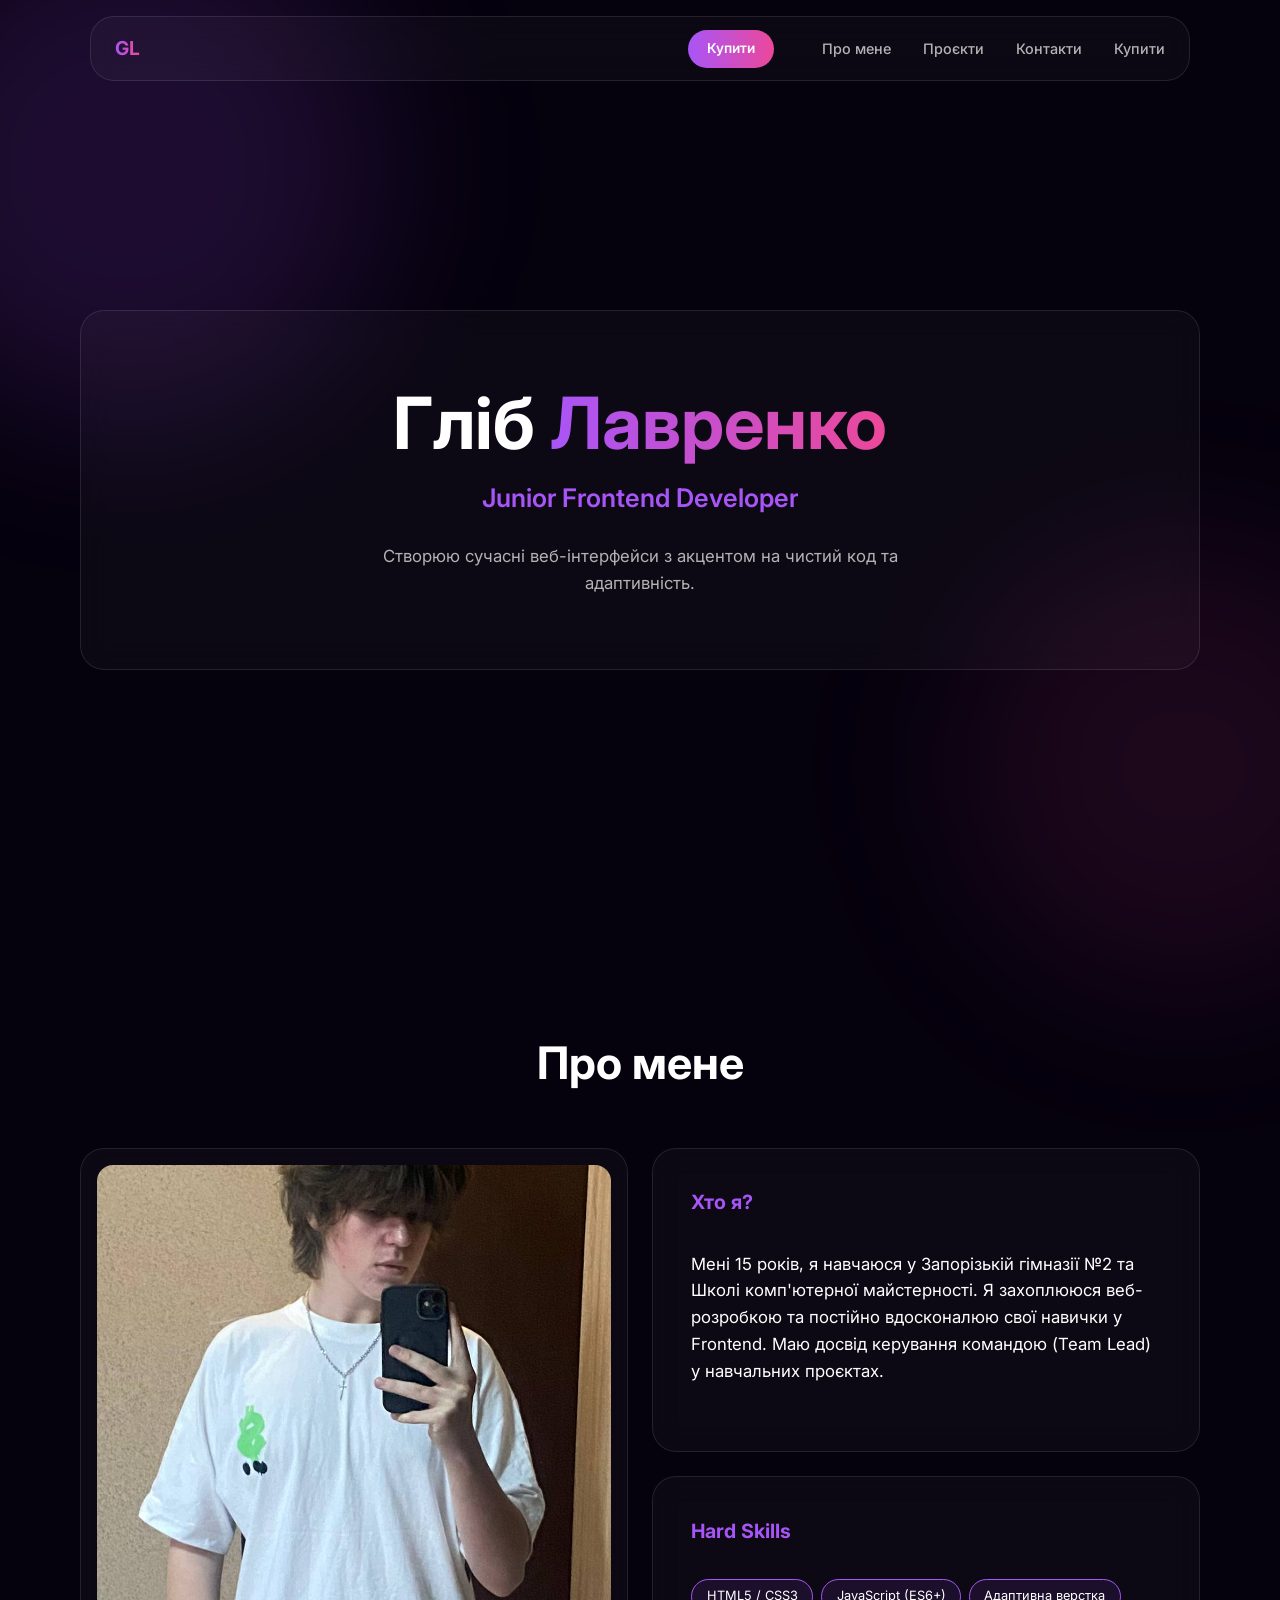
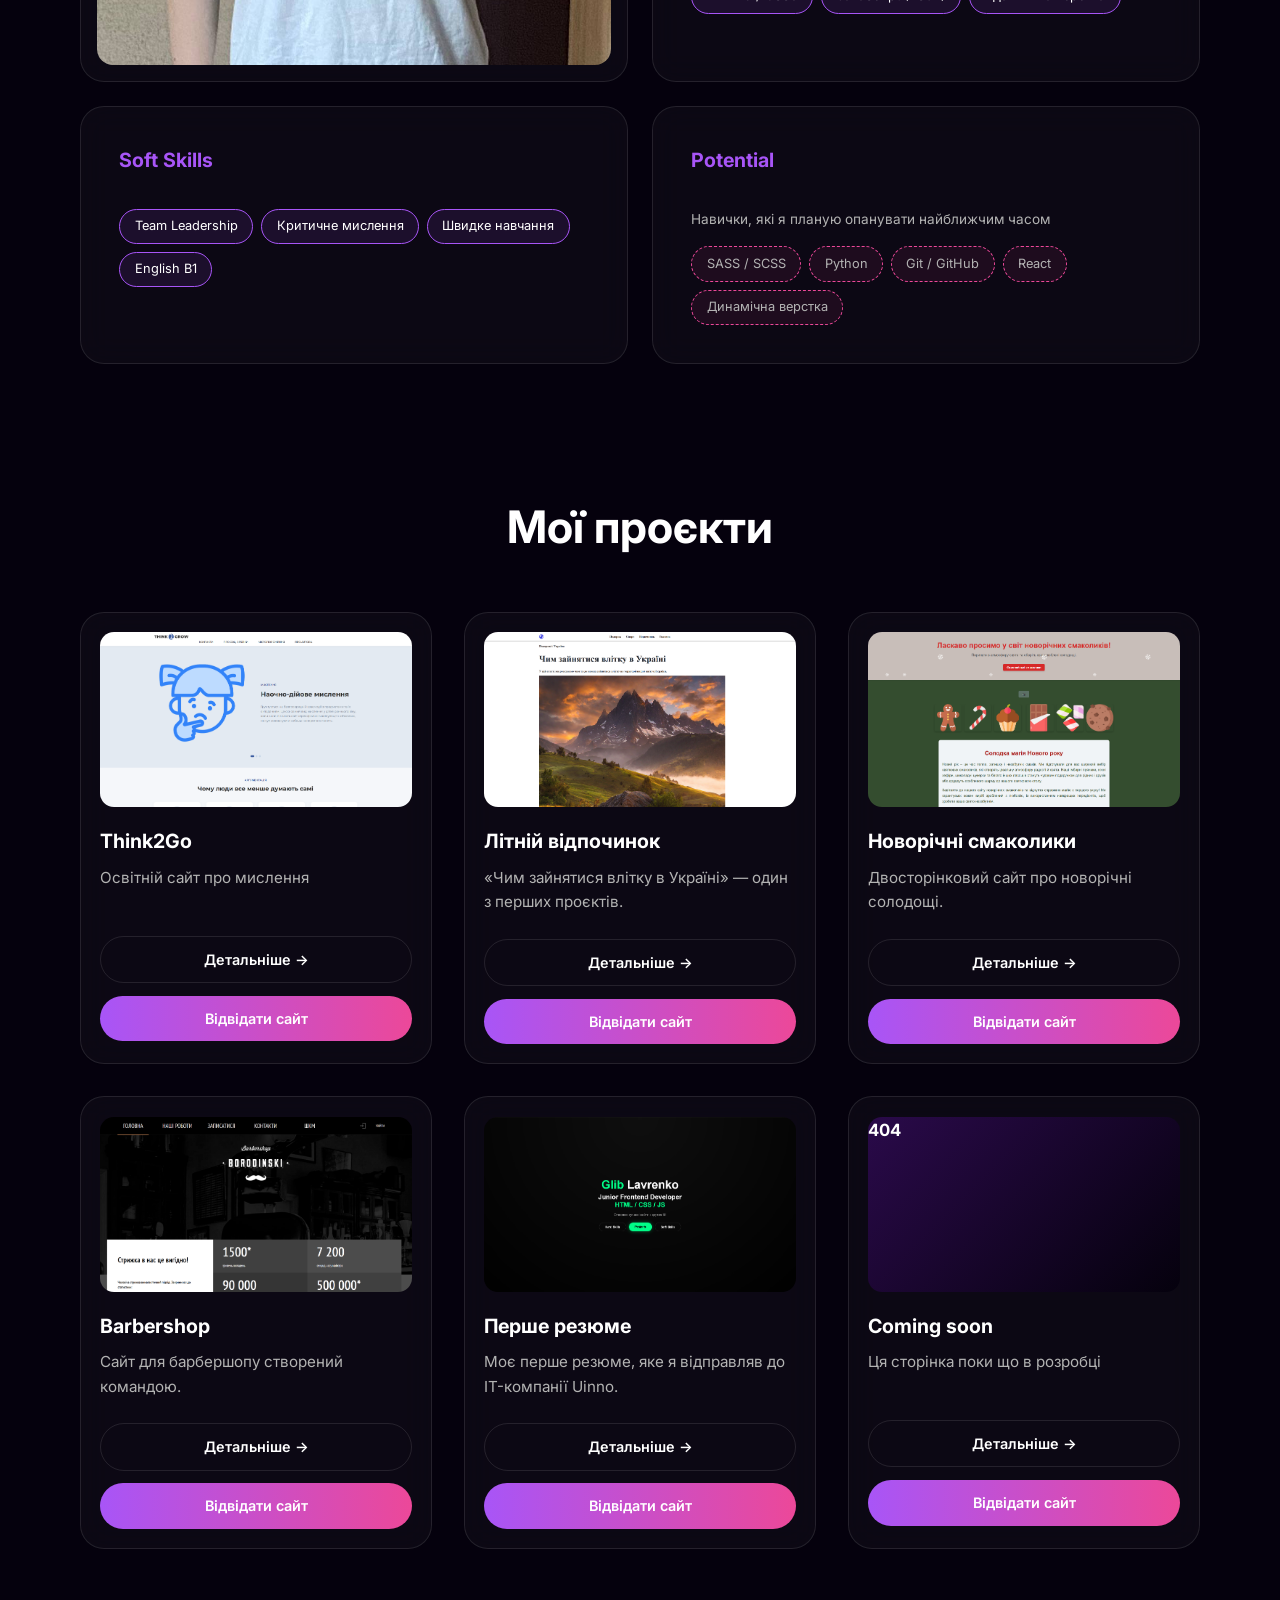
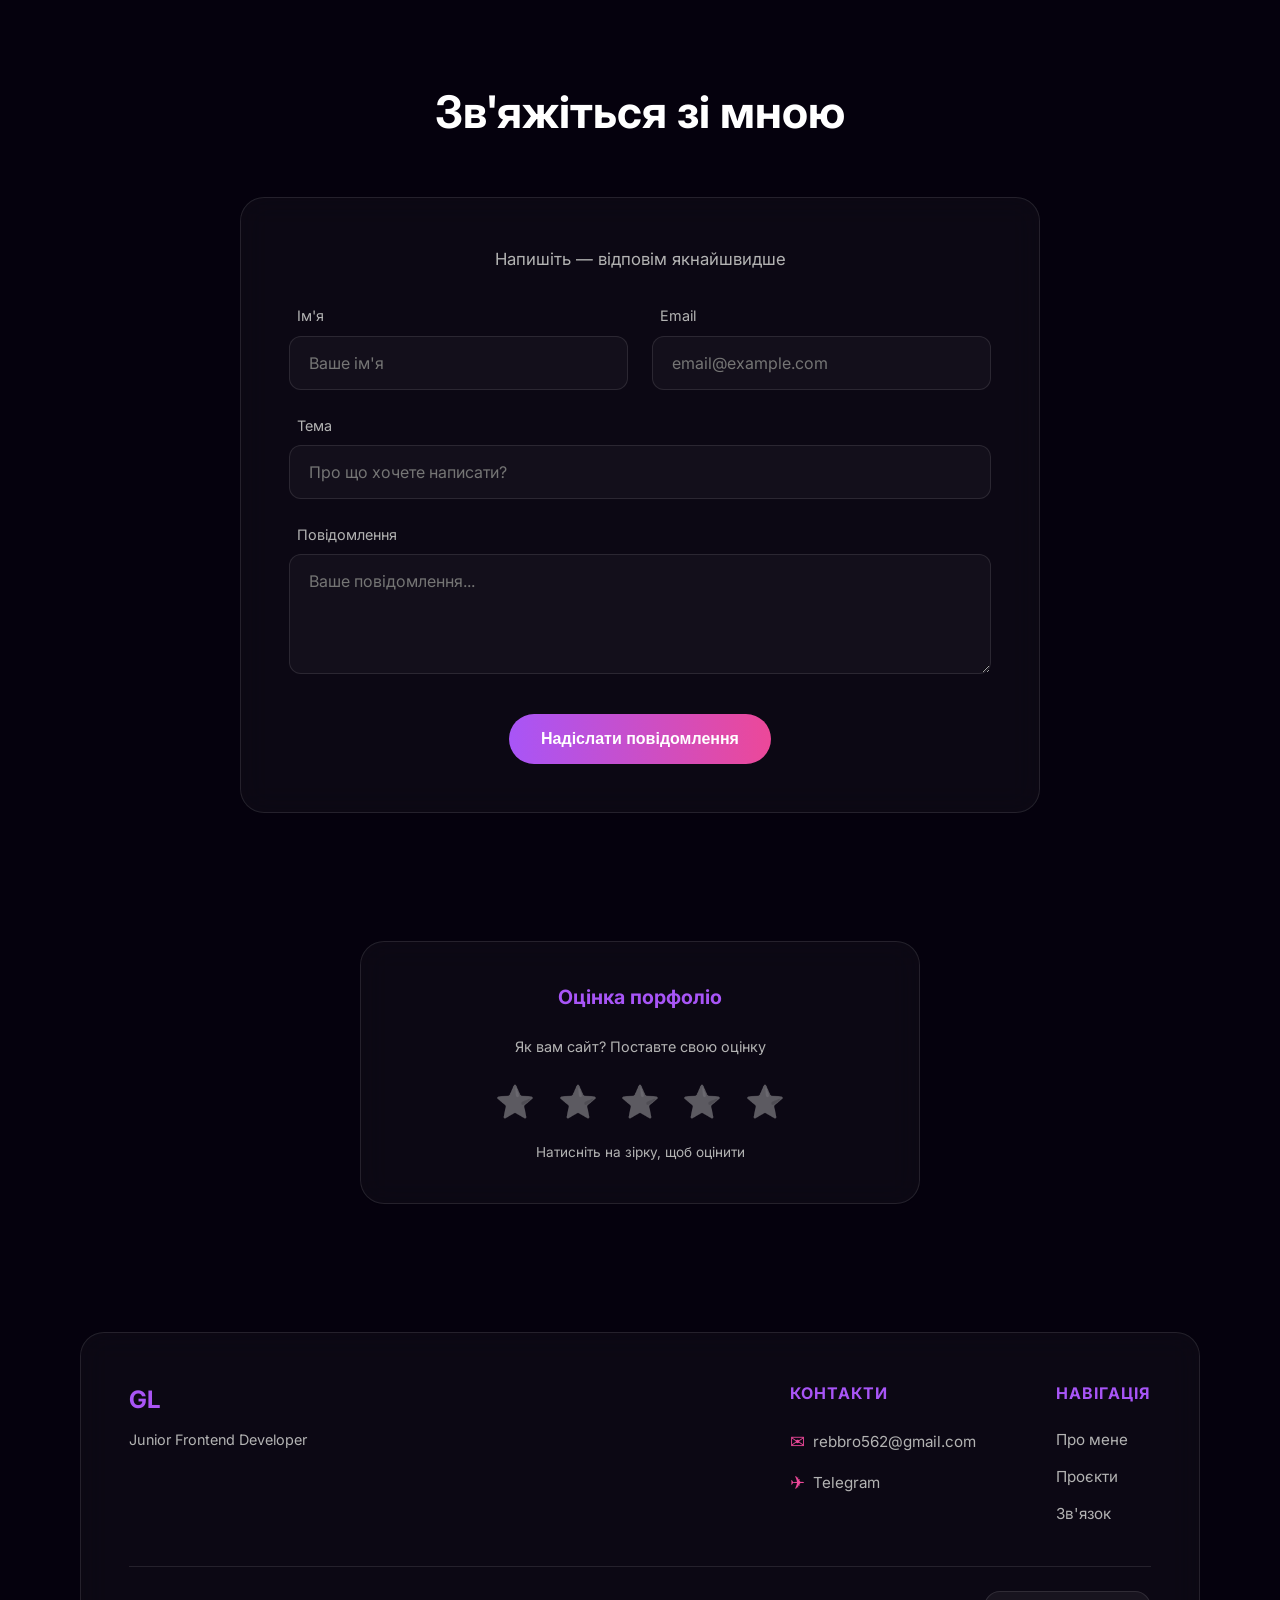
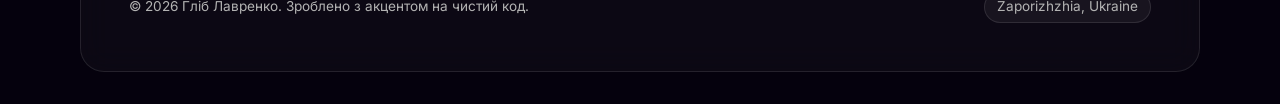
<file: index.html>
<!DOCTYPE html>
<html lang="uk">
<head>
    <meta charset="UTF-8">
    <meta name="viewport" content="width=device-width, initial-scale=1.0">
    <title>Гліб Лавренко | Портфоліо</title>
    <link rel="stylesheet" href="css/style.css">
    <link href="https://fonts.googleapis.com/css2?family=Inter:wght@400;600;700&display=swap" rel="stylesheet">
</head>
<body>

    <nav class="navbar glass">
        <div class="logo"><a href="index.html">GL</a></div>
        <a href="#contact" class="buy-btn">Купити</a>
        <div class="burger" id="burger">
            <span></span>
            <span></span>
            <span></span>
        </div>
        <ul class="nav-links" id="nav-links">
            <li><a href="#about">Про мене</a></li>
            <li><a href="#projects">Проєкти</a></li>
            <li><a href="#contact">Контакти</a></li>
            <li class="nav-buy-mobile-item"><a href="#contact" class="nav-buy-mobile">Купити</a></li>
        </ul>
    </nav>

    <header class="hero container">
        <div class="hero-content glass">
            <h1>Гліб <span>Лавренко</span></h1>
            <p class="role">Junior Frontend Developer</p>
            <p class="bio">Створюю сучасні веб-інтерфейси з акцентом на чистий код та адаптивність.</p>
        </div>
    </header>

    <section id="about" class="container">
        <h2 class="section-title">Про мене</h2>
        <div class="about-grid">
            <div class="about-photo glass">
                <img src="img/author.jpg" alt="Гліб Лавренко" class="about-img">
            </div>

            <div class="about-text glass accordion-card accordion-card--first is-open">
                <button class="accordion-toggle" type="button" aria-expanded="true" aria-controls="panel-who">
                    <h3>Хто я?</h3>
                    <span class="accordion-arrow">^</span>
                </button>
                <div class="accordion-panel" id="panel-who">
                    <div class="accordion-inner">
                        <p>Мені 15 років, я навчаюся у Запорізькій гімназії №2 та Школі комп'ютерної майстерності. Я захоплююся веб-розробкою та постійно вдосконалюю свої навички у Frontend. Маю досвід керування командою (Team Lead) у навчальних проєктах.</p>
                    </div>
                </div>
            </div>

            <div class="skills-card glass accordion-card">
                <button class="accordion-toggle" type="button" aria-expanded="true" aria-controls="panel-hard">
                    <h3>Hard Skills</h3>
                    <span class="accordion-arrow">^</span>
                </button>
                <div class="accordion-panel" id="panel-hard">
                    <div class="accordion-inner">
                        <div class="tags">
                            <span class="tag">HTML5 / CSS3</span>
                            <span class="tag">JavaScript (ES6+)</span>
                            <span class="tag">Адаптивна верстка</span>
                        </div>
                    </div>
                </div>
            </div>

            <div class="skills-card glass accordion-card">
                <button class="accordion-toggle" type="button" aria-expanded="true" aria-controls="panel-soft">
                    <h3>Soft Skills</h3>
                    <span class="accordion-arrow">^</span>
                </button>
                <div class="accordion-panel" id="panel-soft">
                    <div class="accordion-inner">
                        <div class="tags">
                            <span class="tag">Team Leadership</span>
                            <span class="tag">Критичне мислення</span>
                            <span class="tag">Швидке навчання</span>
                            <span class="tag">English B1</span>
                        </div>
                    </div>
                </div>
            </div>

            <div class="skills-card glass accordion-card">
                <button class="accordion-toggle" type="button" aria-expanded="true" aria-controls="panel-potential">
                    <h3>Potential</h3>
                    <span class="accordion-arrow">^</span>
                </button>
                <div class="accordion-panel" id="panel-potential">
                    <div class="accordion-inner">
                        <p class="potential-sub">Навички, які я планую опанувати найближчим часом</p>
                        <div class="tags">
                            <span class="tag tag-potential">SASS / SCSS</span>
                            <span class="tag tag-potential">Python</span>
                            <span class="tag tag-potential">Git / GitHub</span>
                            <span class="tag tag-potential">React</span>
                            <span class="tag tag-potential">Динамічна верстка</span>
                        </div>
                    </div>
                </div>
            </div>
        </div>
    </section>

    <section id="projects" class="container">
        <h2 class="section-title">Мої проєкти</h2>
        <div class="projects-grid">

            <!-- Проєкт 1 -->
            <div class="project-card glass">
                <div class="p-img"><img src="img/screen-desktop.png" alt="Think2Go"></div>
                <div class="p-content">
                    <h3>Think2Go</h3>
                    <p>Освітній сайт про мислення</p>
                    <div class="p-buttons">
                        <a href="project-1.html" class="btn-detail">Детальніше →</a>
                        <a href="https://godlik48.github.io/Think_2_Grow/" target="_blank" class="btn-site">Відвідати сайт</a>
                    </div>
                </div>
            </div>

            <!-- Проєкт 2 -->
            <div class="project-card glass">
                <div class="p-img"><img src="img/summer-desktop.png" alt="Літній відпочинок"></div>
                <div class="p-content">
                    <h3>Літній відпочинок</h3>
                    <p>«Чим зайнятися влітку в Україні» — один з перших проєктів.</p>
                    <div class="p-buttons">
                        <a href="project-2.html" class="btn-detail">Детальніше →</a>
                        <a href="https://godlik48.github.io/summer/" target="_blank" class="btn-site">Відвідати сайт</a>
                    </div>
                </div>
            </div>

            <!-- Проєкт 3 -->
            <div class="project-card glass">
                <div class="p-img"><img src="img/year-desktop.png" alt="Новорічні смаколики"></div>
                <div class="p-content">
                    <h3>Новорічні смаколики</h3>
                    <p>Двосторінковий сайт про новорічні солодощі.</p>
                    <div class="p-buttons">
                        <a href="project-3.html" class="btn-detail">Детальніше →</a>
                        <a href="https://godlik48.github.io/delicious/  " target="_blank" class="btn-site">Відвідати сайт</a>
                    </div>
                </div>
            </div>
            <!-- Проєкт 4 -->
            <div class="project-card glass">
                <div class="p-img"><img src="img/bs-desk.png" alt="Barbershop"></div>
                <div class="p-content">
                    <h3>Barbershop</h3>
                    <p>Сайт для барбершопу створений командою.</p>
                    <div class="p-buttons">
                        <a href="project-4.html" class="btn-detail">Детальніше →</a>
                        <a href="https://vov4ik23.github.io/Barbershop-1.0/index" target="_blank" class="btn-site">Відвідати сайт</a>
                    </div>
                </div>
            </div>
            <!-- Проєкт 5 -->
            <div class="project-card glass">
                <div class="p-img"><img src="img/re-desk.png" alt="Перше резюме"></div>
                <div class="p-content">
                    <h3>Перше резюме</h3>
                    <p>Моє перше резюме, яке я відправляв до IT-компанії Uinno.</p>
                    <div class="p-buttons">
                        <a href="project-67.html" class="btn-detail">Детальніше →</a>
                        <a href="https://godlik48.github.io/Resume-Site/index.html" target="_blank" class="btn-site">Відвідати сайт</a>
                    </div>
                </div>
            </div>
                <!-- Проєкт 6 -->
            <div class="project-card glass">
                <div class="p-img"><span> <strong>404</strong></span></div>
                <div class="p-content">
                    <h3>Coming soon</h3>
                    <p>Ця сторінка поки що в розробці</p>
                    <div class="p-buttons">
                        <a href="404.html" class="btn-detail">Детальніше →</a>
                        <a href="soon.html" target="_blank" class="btn-site">Відвідати сайт</a>
                    </div>
                </div>
            </div>
        </div>
    </section>

    <section id="contact" class="container">
        <h2 class="section-title">Зв'яжіться зі мною</h2>
        <div class="contact-wrapper glass">
            <p class="contact-sub">Напишіть — відповім якнайшвидше</p>
            <form class="contact-form" method="POST" id="contact-form">
                <div class="form-row">
                    <div class="form-field">
                        <label for="name">Ім'я</label>
                        <input type="text" id="name" name="name" placeholder="Ваше ім'я" required>
                    </div>
                    <div class="form-field">
                        <label for="email">Email</label>
                        <input type="email" id="email" name="email" placeholder="email@example.com" required>
                    </div>
                </div>
                <div class="form-field">
                    <label for="subject">Тема</label>
                    <input type="text" id="subject" name="subject" placeholder="Про що хочете написати?">
                </div>
                <div class="form-field">
                    <label for="message">Повідомлення</label>
                    <textarea id="message" name="message" placeholder="Ваше повідомлення..." required></textarea>
                </div>
                <button type="submit" class="submit-btn">Надіслати повідомлення</button>
            </form>
        </div>
    </section>

    <section id="rating" class="container">
        <div class="rating-card glass">
            <h3>Оцінка порфоліо</h3>
            <p class="rating-sub">Як вам сайт? Поставте свою оцінку</p>
            <div class="stars" id="rating-stars" data-rating="0">
                <button type="button" class="star" data-value="1" aria-label="1 зірка">⭐</button>
                <button type="button" class="star" data-value="2" aria-label="2 зірки">⭐</button>
                <button type="button" class="star" data-value="3" aria-label="3 зірки">⭐</button>
                <button type="button" class="star" data-value="4" aria-label="4 зірки">⭐</button>
                <button type="button" class="star" data-value="5" aria-label="5 зірок">⭐</button>
            </div>
            <p class="rating-feedback" id="rating-feedback">Натисніть на зірку, щоб оцінити</p>
        </div>
    </section>

    <footer class="main-footer container">
        <div class="footer-content glass">
            <div class="footer-top">
                <div class="footer-brand">
                    <div class="logo">GL</div>
                    <p>Junior Frontend Developer</p>
                </div>
                
                <div class="footer-links">
                    <div class="footer-group">
                        <h4>Контакти</h4>
                       <a href="mailto:rebbro562@gmail.com" class="footer-link">
                            <span class="icon">✉</span> rebbro562@gmail.com
                       </a>
                        <a href="https://t.me/hypepachos" target="_blank" class="footer-link">
                            <span class="icon">✈</span> Telegram
                        </a>
                    </div>
                    
                    <div class="footer-group">
                        <h4>Навігація</h4>
                        <a href="#about">Про мене</a>
                        <a href="#projects">Проєкти</a>
                        <a href="#contact">Зв'язок</a>
                    </div>
                </div>
            </div>
            
            <div class="footer-bottom">
                <p>© 2026 Гліб Лавренко. Зроблено з акцентом на чистий код.</p>
                <p class="location">Zaporizhzhia, Ukraine</p>
            </div>
        </div>
    </footer>
    <script src="js/error404.js">
    </script>
    <script src="js/form.js">
    </script>
    <script src="js/animation.js">
    </script>
    <script src="js/burger.js">
    </script>
    <script src="js/accordion.js">
    </script>
    <script src="js/rating.js">
    </script>
</body>
</html>
</file>
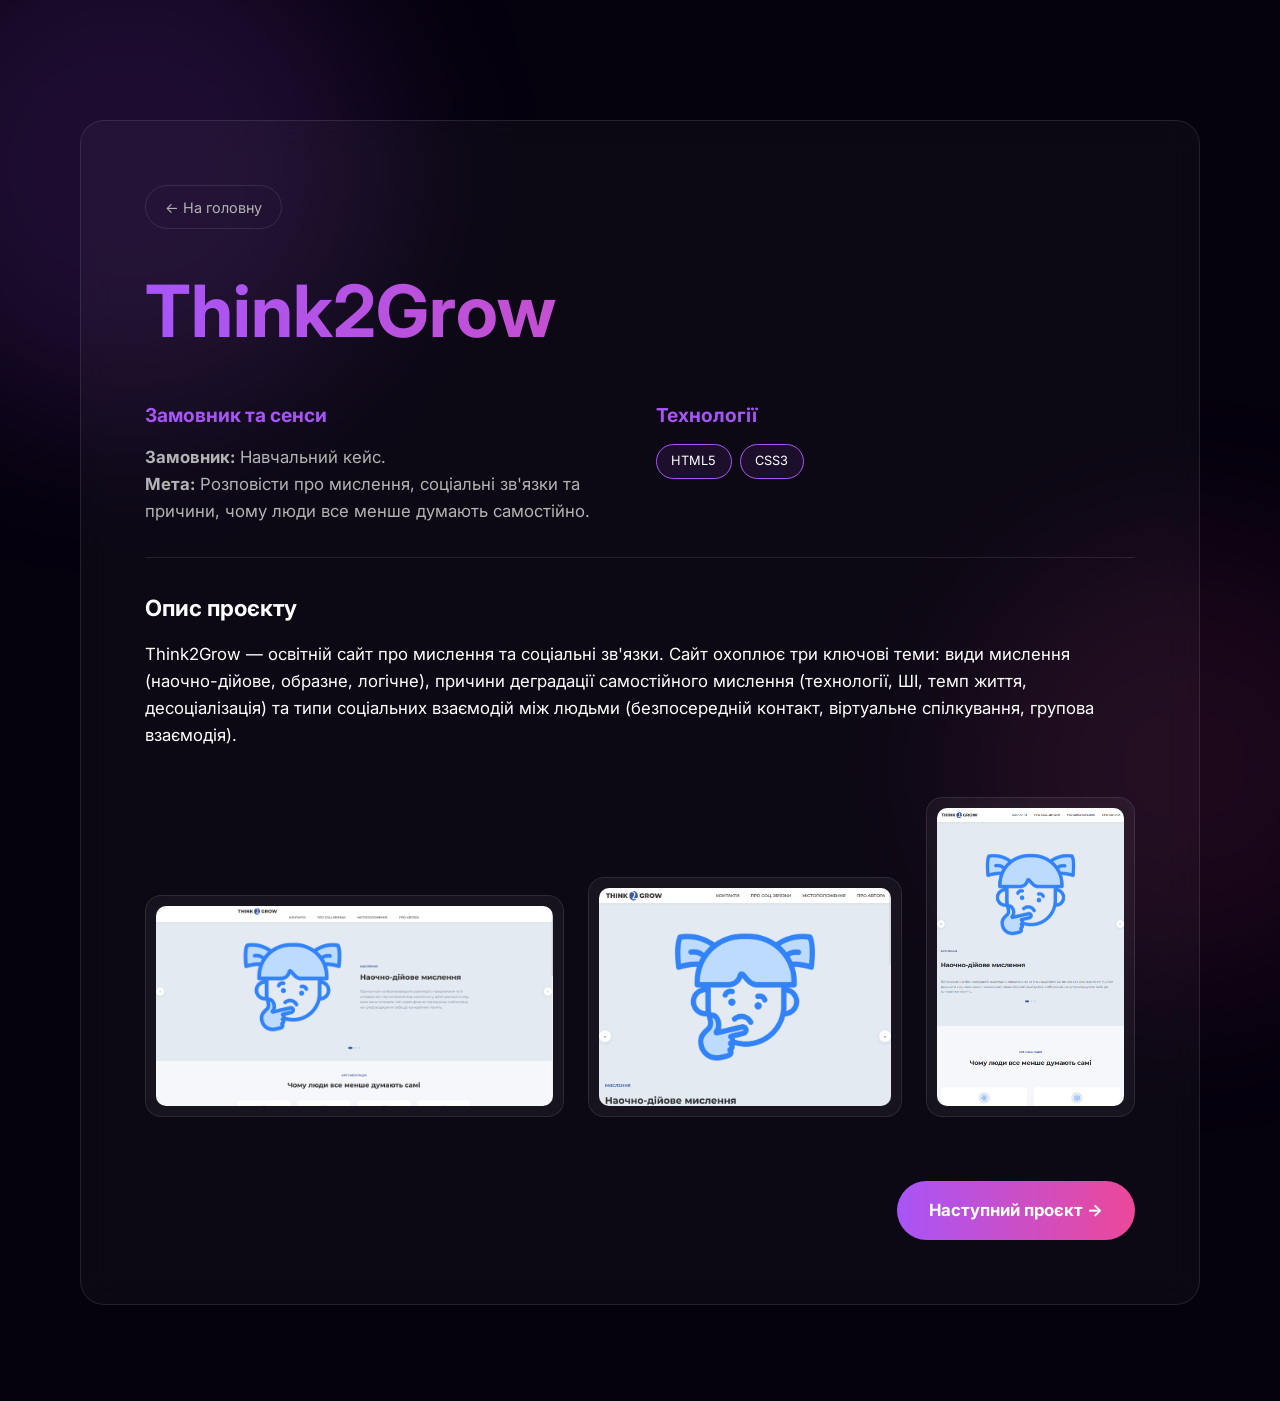
<file: project-1.html>
<!DOCTYPE html>
<html lang="uk">
<head>
    <meta charset="UTF-8">
    <meta name="viewport" content="width=device-width, initial-scale=1.0">
    <title>Проєкт | Think2Grow</title>
    <link rel="stylesheet" href="css/style.css">
    <link href="https://fonts.googleapis.com/css2?family=Inter:wght@400;600;700&display=swap" rel="stylesheet">
</head>
<body>

    <div class="container detail-page">
        <div class="glass detail-card">
            <a href="index.html" class="back-btn">← На головну</a>

            <h1>Think2Grow</h1>

            <div class="project-info-grid">
                <div class="info-block">
                    <h3>Замовник та сенси</h3>
                    <p><strong>Замовник:</strong> Навчальний кейс.</p>
                    <p><strong>Мета:</strong> Розповісти про мислення, соціальні зв'язки та причини, чому люди все менше думають самостійно.</p>
                </div>
                <div class="info-block">
                    <h3>Технології</h3>
                    <div class="tags">
                        <span class="tag">HTML5</span>
                        <span class="tag">CSS3</span>
                    </div>
                </div>
            </div>

            <div class="description">
                <h3>Опис проєкту</h3>
                <p>Think2Grow — освітній сайт про мислення та соціальні зв'язки. Сайт охоплює три ключові теми: види мислення (наочно-дійове, образне, логічне), причини деградації самостійного мислення (технології, ШІ, темп життя, десоціалізація) та типи соціальних взаємодій між людьми (безпосередній контакт, віртуальне спілкування, групова взаємодія).</p>
            </div>

            <div class="screens-grid">
                <div class="screen-box glass">
                    <img src="img/screen-desktop.png" alt="Desktop Version">
                </div>
                <div class="screen-box glass">
                    <img src="img/screen-tablet.png" alt="Tablet Version">
                </div>
                <div class="screen-box glass">
                    <img src="img/screen-mobile.png" alt="Mobile Version">
                </div>
            </div>

            <div class="next-project-wrapper">
                <a href="project-2.html" class="next-btn">Наступний проєкт →</a>
            </div>
        </div>
    </div>
     <script src="js/error404.js">
    </script>
     <script src="js/animation.js">
    </script>
</body>
</html>
</file>
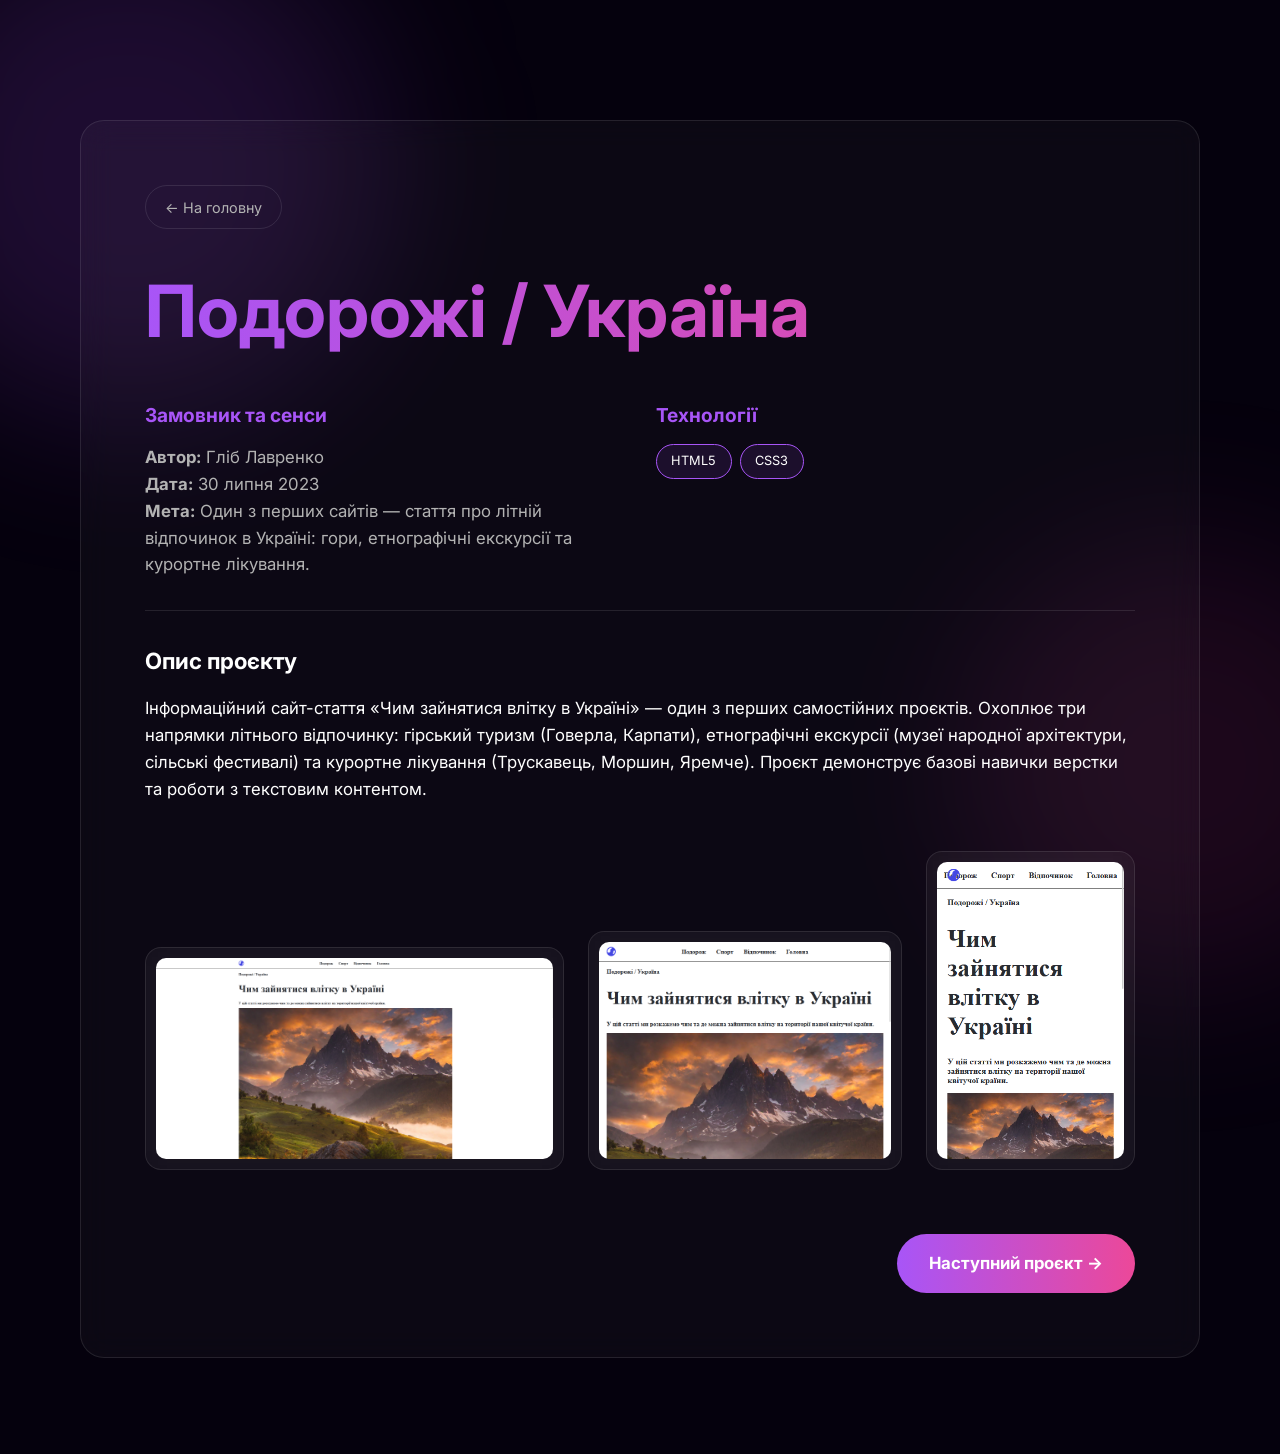
<file: project-2.html>
<!DOCTYPE html>
<html lang="uk">
<head>
    <meta charset="UTF-8">
    <meta name="viewport" content="width=device-width, initial-scale=1.0">
    <title>Проєкт | Подорожі Україною</title>
    <link rel="stylesheet" href="css/style.css">
    <link href="https://fonts.googleapis.com/css2?family=Inter:wght@400;600;700&display=swap" rel="stylesheet">
</head>
<body>

    <div class="container detail-page">
        <div class="glass detail-card">
            <a href="index.html" class="back-btn">← На головну</a>

            <h1>Подорожі / Україна</h1>

            <div class="project-info-grid">
                <div class="info-block">
                    <h3>Замовник та сенси</h3>
                    <p><strong>Автор:</strong> Гліб Лавренко</p>
                    <p><strong>Дата:</strong> 30 липня 2023</p>
                    <p><strong>Мета:</strong> Один з перших сайтів — стаття про літній відпочинок в Україні: гори, етнографічні екскурсії та курортне лікування.</p>
                </div>
                <div class="info-block">
                    <h3>Технології</h3>
                    <div class="tags">
                        <span class="tag">HTML5</span>
                        <span class="tag">CSS3</span>
                    </div>
                </div>
            </div>

            <div class="description">
                <h3>Опис проєкту</h3>
                <p>Інформаційний сайт-стаття «Чим зайнятися влітку в Україні» — один з перших самостійних проєктів. Охоплює три напрямки літнього відпочинку: гірський туризм (Говерла, Карпати), етнографічні екскурсії (музеї народної архітектури, сільські фестивалі) та курортне лікування (Трускавець, Моршин, Яремче). Проєкт демонструє базові навички верстки та роботи з текстовим контентом.</p>
            </div>

            <div class="screens-grid">
                <div class="screen-box glass">
                    <img src="img/summer-desktop.png" alt="Desktop Version">
                </div>
                <div class="screen-box glass">
                    <img src="img/summer-tablet.png" alt="Tablet Version">
                </div>
                <div class="screen-box glass">
                    <img src="img/summer-mobile.png" alt="Mobile Version">
                </div>
            </div>

            <div class="next-project-wrapper">
                <a href="project-3.html" class="next-btn">Наступний проєкт →</a>
            </div>
        </div>
    </div>
     <script src="js/error404.js">
    </script>
     <script src="js/animation.js">
    </script>
</body>
</html>
</file>
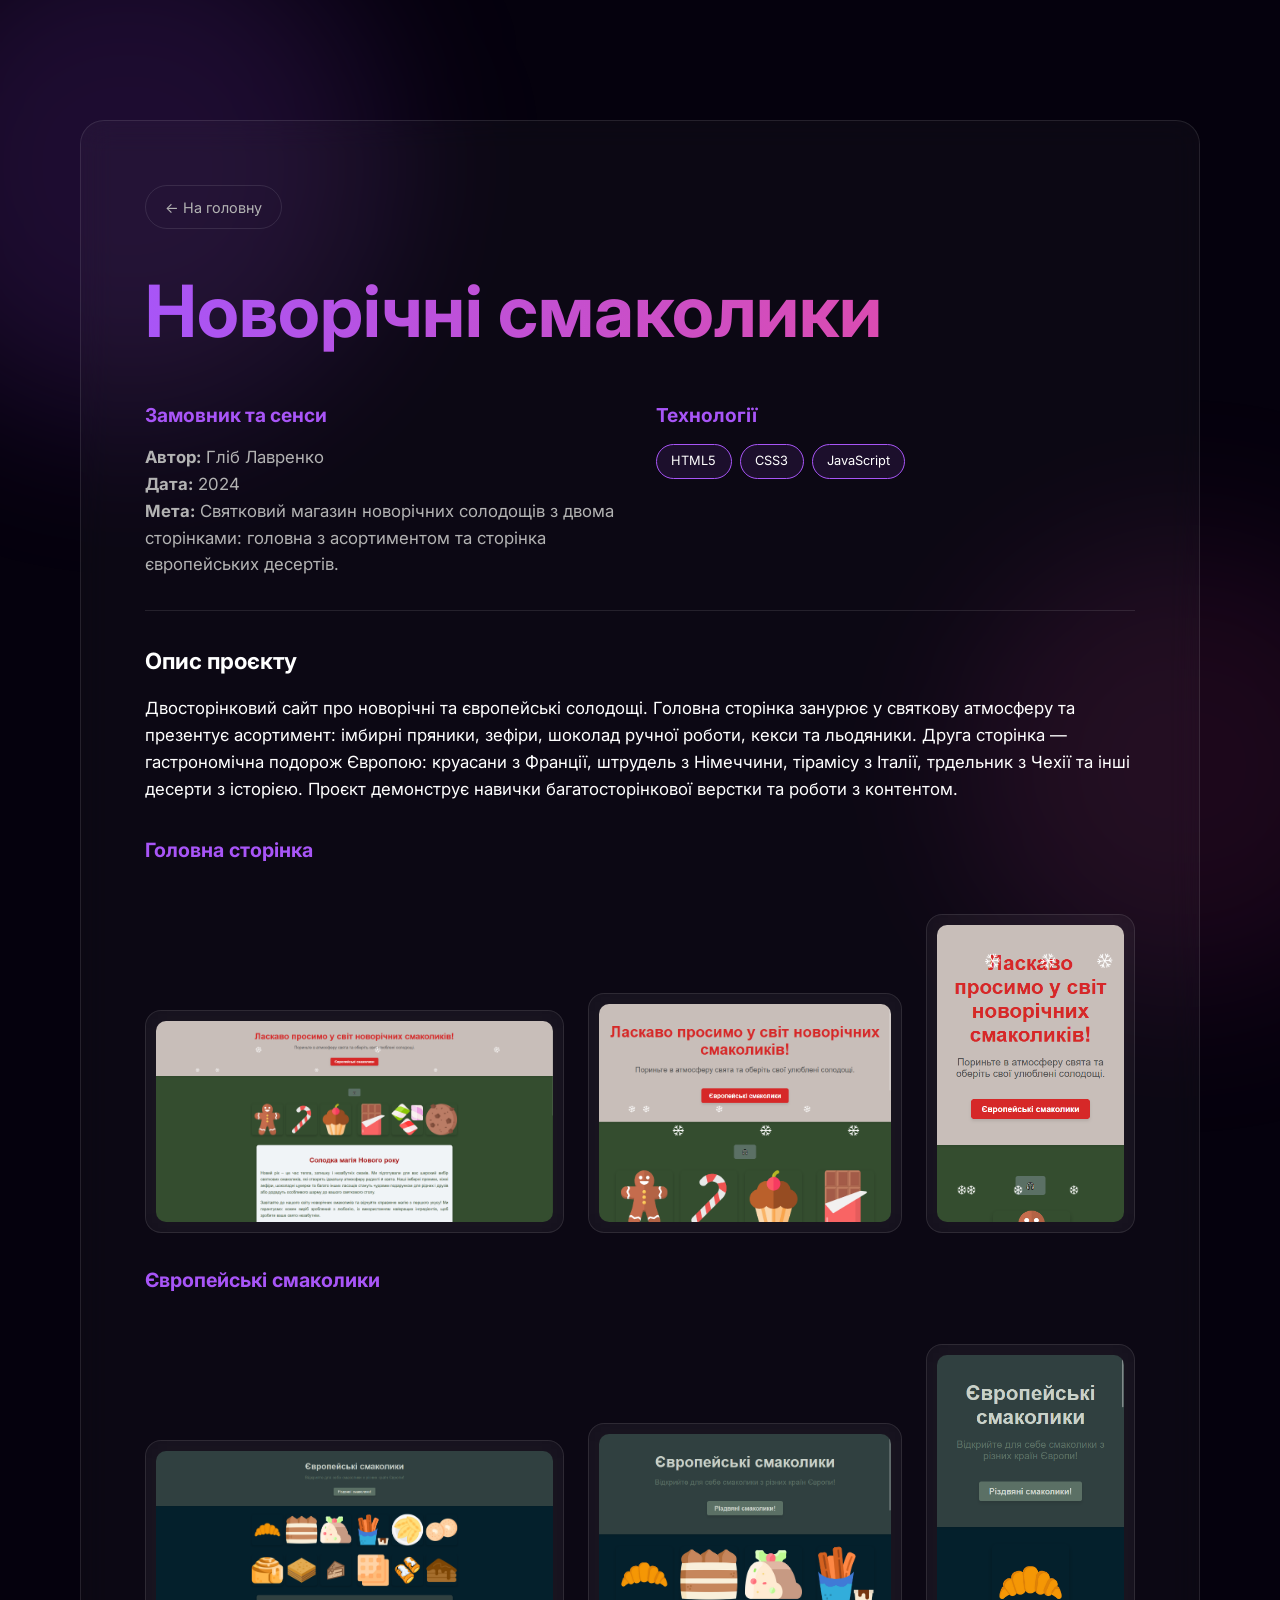
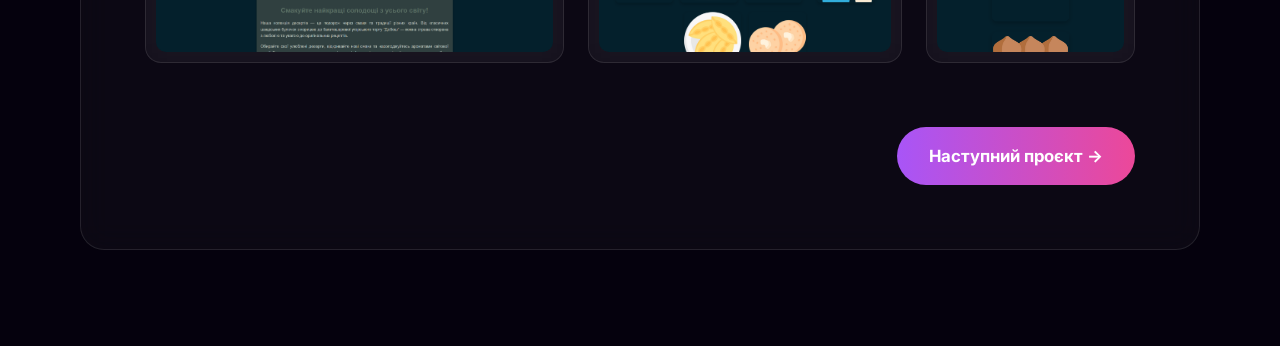
<file: project-3.html>
<!DOCTYPE html>
<html lang="uk">
<head>
    <meta charset="UTF-8">
    <meta name="viewport" content="width=device-width, initial-scale=1.0">
    <title>Проєкт | Новорічні смаколики</title>
    <link rel="stylesheet" href="css/style.css">
    <link href="https://fonts.googleapis.com/css2?family=Inter:wght@400;600;700&display=swap" rel="stylesheet">
</head>
<body>

    <div class="container detail-page">
        <div class="glass detail-card">
            <a href="index.html" class="back-btn">← На головну</a>

            <h1>Новорічні смаколики</h1>

            <div class="project-info-grid">
                <div class="info-block">
                    <h3>Замовник та сенси</h3>
                    <p><strong>Автор:</strong> Гліб Лавренко</p>
                    <p><strong>Дата:</strong> 2024</p>
                    <p><strong>Мета:</strong> Святковий магазин новорічних солодощів з двома сторінками: головна з асортиментом та сторінка європейських десертів.</p>
                </div>
                <div class="info-block">
                    <h3>Технології</h3>
                    <div class="tags">
                        <span class="tag">HTML5</span>
                        <span class="tag">CSS3</span>
                        <span class="tag">JavaScript</span>
                    </div>
                </div>
            </div>

            <div class="description">
                <h3>Опис проєкту</h3>
                <p>Двосторінковий сайт про новорічні та європейські солодощі. Головна сторінка занурює у святкову атмосферу та презентує асортимент: імбирні пряники, зефіри, шоколад ручної роботи, кекси та льодяники. Друга сторінка — гастрономічна подорож Європою: круасани з Франції, штрудель з Німеччини, тірамісу з Італії, трдельник з Чехії та інші десерти з історією. Проєкт демонструє навички багатосторінкової верстки та роботи з контентом.</p>
            </div>

            <!-- Головна сторінка -->
            <h3 style="color: var(--accent-purple); margin-top: 2rem;">Головна сторінка</h3>
            <div class="screens-grid">
                <div class="screen-box glass">
                    <img src="img/year-desktop.png" alt="Головна — Desktop">
                </div>
                <div class="screen-box glass">
                    <img src="img/year-tablet.png" alt="Головна — Tablet">
                </div>
                <div class="screen-box glass">
                    <img src="img/year-mobile.png" alt="Головна — Mobile">
                </div>
            </div>

            <!-- Сторінка Європейські смаколики -->
            <h3 style="color: var(--accent-purple); margin-top: 2rem;">Європейські смаколики</h3>
            <div class="screens-grid">
                <div class="screen-box glass">
                    <img src="img/eu-desk.png" alt="Європа — Desktop">
                </div>
                <div class="screen-box glass">
                    <img src="img/eu-tablet.png" alt="Європа — Tablet">
                </div>
                <div class="screen-box glass">
                    <img src="img/eu-mobile.png" alt="Європа — Mobile">
                </div>
            </div>

            <div class="next-project-wrapper">
                <a href="project-4.html" class="next-btn">Наступний проєкт →</a>
            </div>
        </div>
    </div>
    <script src="js/error404.js">
    </script>
    <script src="js/animation.js">
    </script>
</body>
</html>
</file>
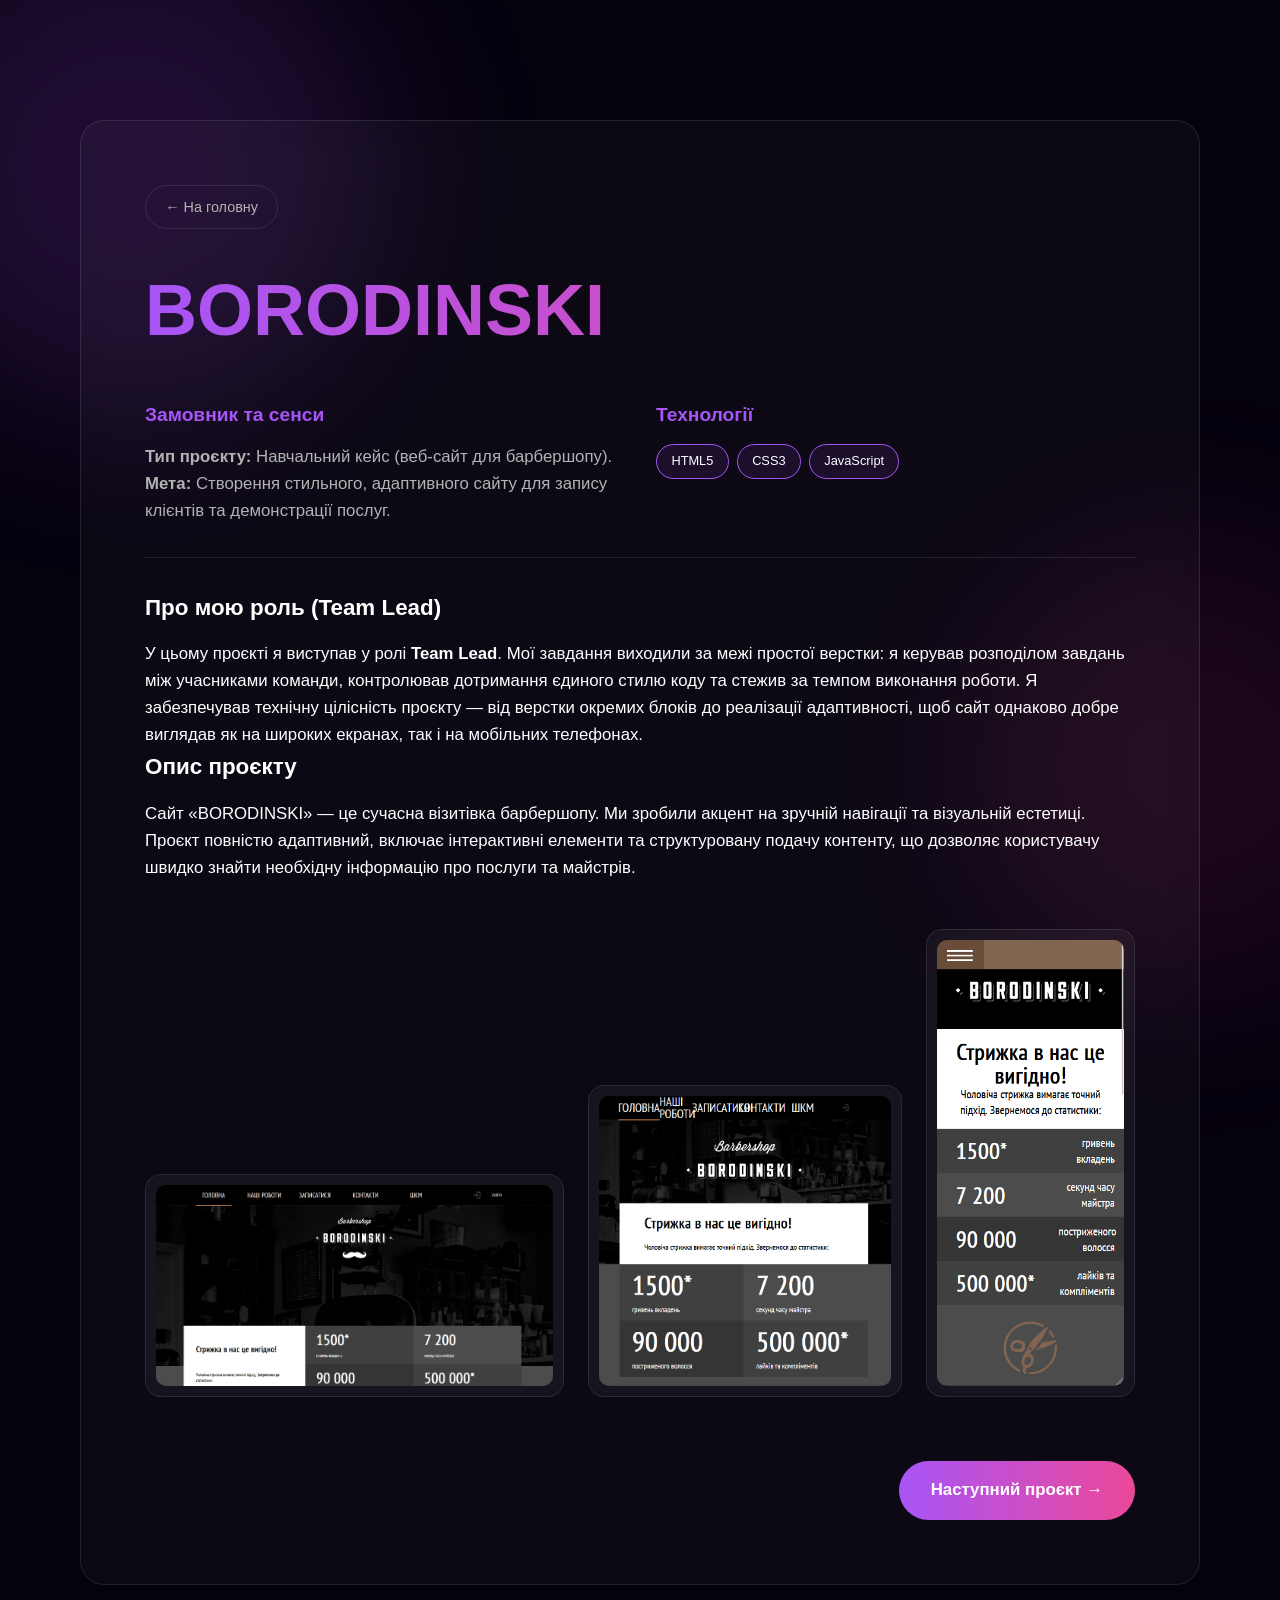
<file: project-4.html>
<!DOCTYPE html>
<html lang="uk">
<head>
    <meta charset="UTF-8">
    <meta name="viewport" content="width=device-width, initial-scale=1.0">
    <title>Проєкт | BORODINSKI</title>
    <link rel="stylesheet" href="css/style.css">
</head>
<body>
    <div class="background-glow"></div>
    <div class="container detail-page">
        
        <div class="glass detail-card">
            <a href="index.html" class="back-btn">← На головну</a>
            <h1>BORODINSKI</h1>
            
            <div class="project-info-grid">
                <div class="info-block">
                    <h3>Замовник та сенси</h3>
                    <p><strong>Тип проєкту:</strong> Навчальний кейс (веб-сайт для барбершопу).</p>
                    <p><strong>Мета:</strong> Створення стильного, адаптивного сайту для запису клієнтів та демонстрації послуг.</p>
                </div>
                <div class="info-block">
                    <h3>Технології</h3>
                    <div class="tags">
                        <span class="tag">HTML5</span>
                        <span class="tag">CSS3</span>
                        <span class="tag">JavaScript</span>
                    </div>
                </div>
            </div>

            <div class="description">
                <h3>Про мою роль (Team Lead)</h3>
                <p>У цьому проєкті я виступав у ролі <strong>Team Lead</strong>. Мої завдання виходили за межі простої верстки: я керував розподілом завдань між учасниками команди, контролював дотримання єдиного стилю коду та стежив за темпом виконання роботи. Я забезпечував технічну цілісність проєкту — від верстки окремих блоків до реалізації адаптивності, щоб сайт однаково добре виглядав як на широких екранах, так і на мобільних телефонах.</p>
                <h3>Опис проєкту</h3>
                <p>Сайт «BORODINSKI» — це сучасна візитівка барбершопу. Ми зробили акцент на зручній навігації та візуальній естетиці. Проєкт повністю адаптивний, включає інтерактивні елементи та структуровану подачу контенту, що дозволяє користувачу швидко знайти необхідну інформацію про послуги та майстрів.</p>
            </div>

            <!-- Скріни проєкту -->
            <div class="screens-grid">
                <div class="screen-box glass"><span><img src="img/bs-desk.png" alt="Desktop Version"></span></div>
                <div class="screen-box glass"><span><img src="img/bs-tablet.png" alt="Tablet Version"></span></div>
                <div class="screen-box glass"><span><img src="img/bs-mobile.png" alt="Mobile Version"></span></div>
            </div>

            <!-- Перехід до наступного проєкту -->
            <div class="next-project-wrapper">
                <a href="project-5.html" class="next-btn">Наступний проєкт →</a>
            </div>
        </div>
    </div>
    <script src="js/error404.js"></script>
    <script src="js/animation.js"></script>
</body>
</html>
</file>
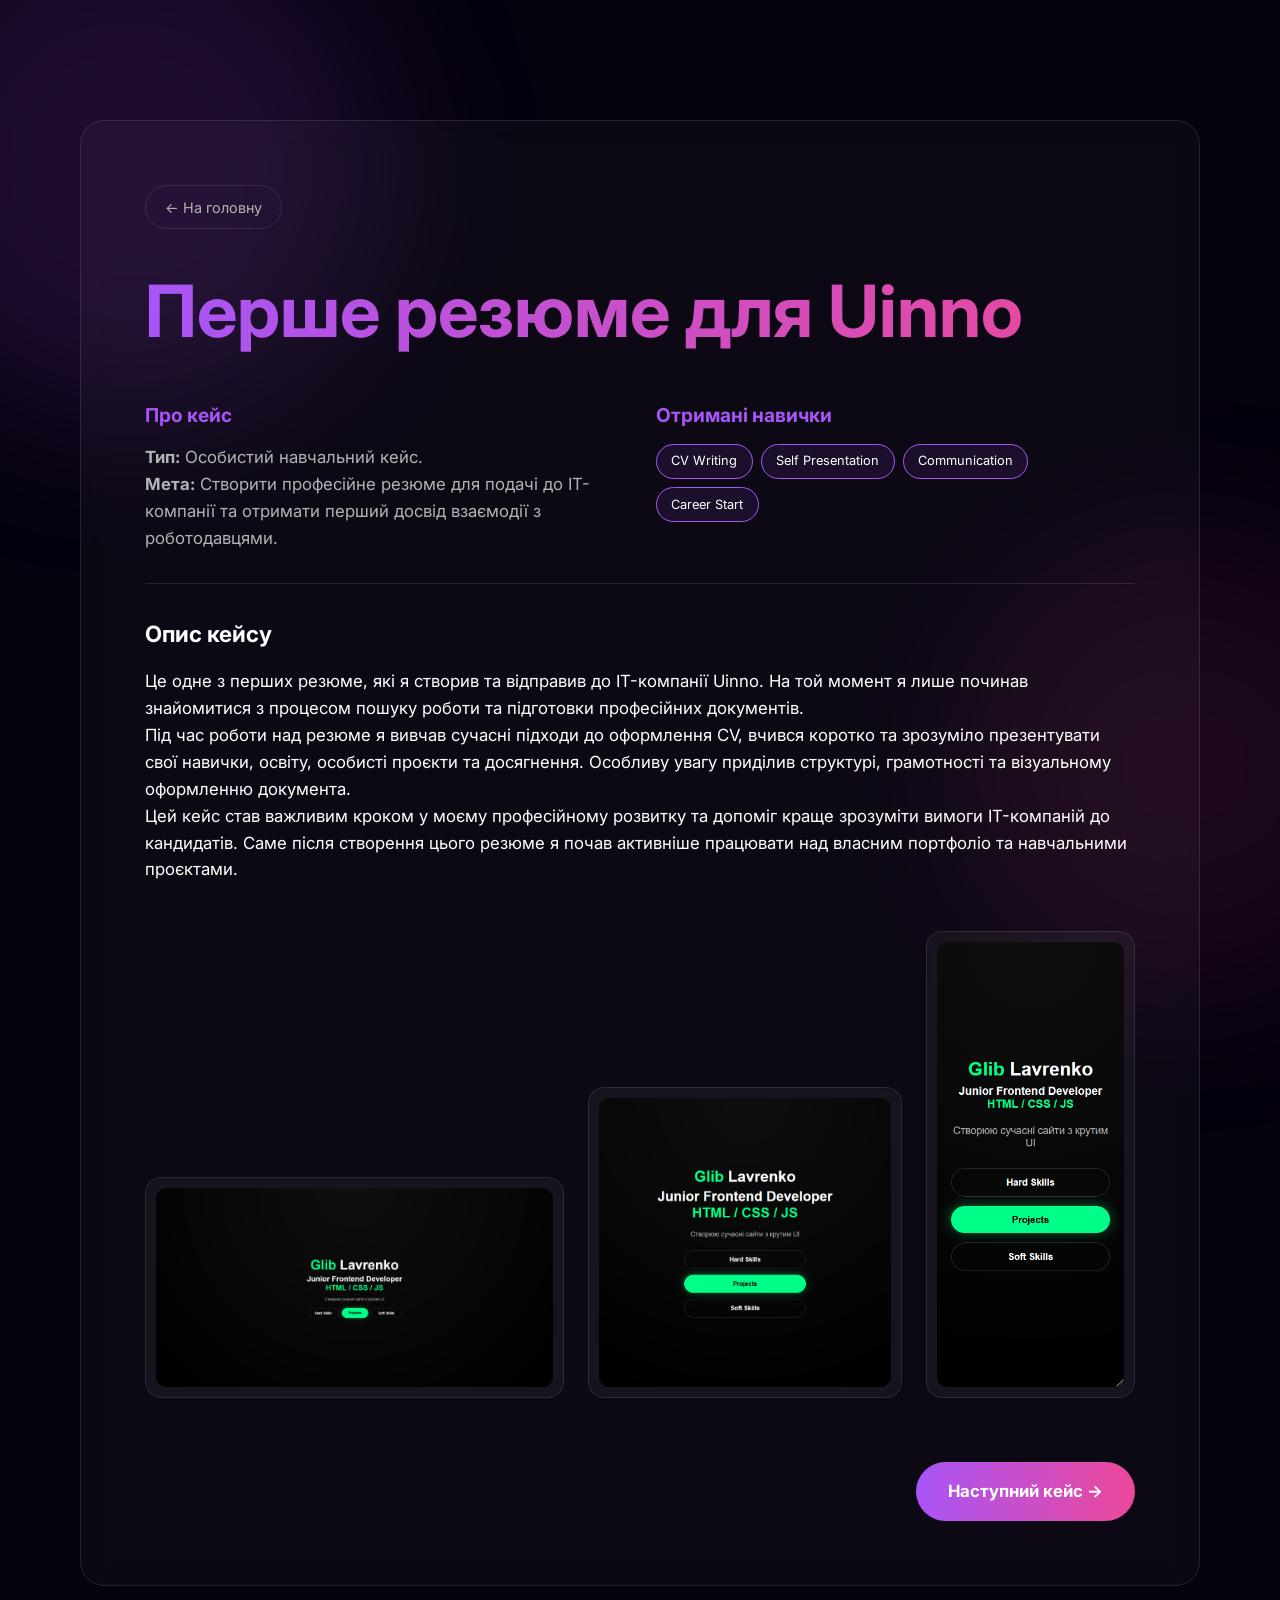
<file: project-5.html>
<!DOCTYPE html>
<html lang="uk">
<head>
    <meta charset="UTF-8">
    <meta name="viewport" content="width=device-width, initial-scale=1.0">
    <title>Кейс | Перше резюме для Uinno</title>
    <link rel="stylesheet" href="css/style.css">
    <link href="https://fonts.googleapis.com/css2?family=Inter:wght@400;600;700&display=swap" rel="stylesheet">
</head>
<body>

    <div class="container detail-page">
        <div class="glass detail-card">
            <a href="index.html" class="back-btn">← На головну</a>

            <h1>Перше резюме для Uinno</h1>

            <div class="project-info-grid">
                <div class="info-block">
                    <h3>Про кейс</h3>
                    <p><strong>Тип:</strong> Особистий навчальний кейс.</p>
                    <p><strong>Мета:</strong> Створити професійне резюме для подачі до IT-компанії та отримати перший досвід взаємодії з роботодавцями.</p>
                </div>

                <div class="info-block">
                    <h3>Отримані навички</h3>
                    <div class="tags">
                        <span class="tag">CV Writing</span>
                        <span class="tag">Self Presentation</span>
                        <span class="tag">Communication</span>
                        <span class="tag">Career Start</span>
                    </div>
                </div>
            </div>

            <div class="description">
                <h3>Опис кейсу</h3>

                <p>
                    Це одне з перших резюме, які я створив та відправив до IT-компанії
                    Uinno. На той момент я лише починав знайомитися з процесом пошуку
                    роботи та підготовки професійних документів.
                </p>

                <p>
                    Під час роботи над резюме я вивчав сучасні підходи до оформлення CV,
                    вчився коротко та зрозуміло презентувати свої навички, освіту,
                    особисті проєкти та досягнення. Особливу увагу приділив структурі,
                    грамотності та візуальному оформленню документа.
                </p>

                <p>
                    Цей кейс став важливим кроком у моєму професійному розвитку та
                    допоміг краще зрозуміти вимоги IT-компаній до кандидатів. Саме після
                    створення цього резюме я почав активніше працювати над власним
                    портфоліо та навчальними проєктами.
                </p>
            </div>

            <div class="screens-grid">
                <div class="screen-box glass">
                    <img src="img/re-desk.png" alt="Перша сторінка резюме">
                </div>

                <div class="screen-box glass">
                    <img src="img/re-tablet.png" alt="Друга сторінка резюме">
                </div>

                <div class="screen-box glass">
                    <img src="img/re-mobile.png" alt="Попередній перегляд резюме">
                </div>
            </div>

            <div class="next-project-wrapper">
                <a href="project-1.html" class="next-btn">Наступний кейс →</a>
            </div>
        </div>
    </div>

    <script src="js/error404.js"></script>
    <script src="js/animation.js"></script>

</body>
</html>
</file>
<file: css/style.css>
/* ==========================================
   ROOT & RESET
   ========================================== */
:root {
    --bg-deep: #0f051d;
    --bg-darker: #05010d;
    --accent-purple: #a855f7;
    --accent-pink: #ec4899;
    --text-white: #ffffff;
    --text-gray: #b3b3b3;

    --glass-bg: rgba(255, 255, 255, 0.03);
    --glass-border: rgba(255, 255, 255, 0.1);

    --fs-h1: clamp(2.2rem, 7vw, 4.5rem);
    --fs-h2: clamp(1.8rem, 5vw, 2.8rem);
    --fs-body: clamp(0.9rem, 1vw + 0.4rem, 1.05rem);

    --section-spacing: clamp(4rem, 10vw, 8rem);
    --container-pd: clamp(1rem, 5vw, 2.5rem);
}

* {
    margin: 0;
    padding: 0;
    box-sizing: border-box;
}
/* ==========================================
   UX: Фокус клавіатури та читабельність (CSS)
   ========================================== */
/* Додай десь на початку, після скидання стилів (*) */
:focus-visible {
    outline: 2px solid var(--accent-purple);
    outline-offset: 4px;
    border-radius: 4px;
}

.buy-btn:focus-visible, .btn-detail:focus-visible, 
.btn-site:focus-visible, .submit-btn:focus-visible {
    outline-offset: 6px;
    border-radius: 50px;
}

html {
    scroll-behavior: smooth;
    font-size: 16px;
}

body {
    font-family: 'Inter', sans-serif;
    background-color: var(--bg-darker);
    color: var(--text-white);
    line-height: 1.6;
    overflow-x: hidden;
    font-size: var(--fs-body);
}

body::before, body::after {
    content: '';
    position: fixed;
    z-index: -1;
    border-radius: 50%;
    filter: blur(80px);
}

body::before {
    top: -10%; left: -10%;
    width: 40vw; height: 40vw;
    background: rgba(168, 85, 247, 0.15);
}

body::after {
    bottom: -10%; right: -10%;
    width: 35vw; height: 35vw;
    background: rgba(236, 72, 153, 0.1);
}

/* ==========================================
   ANIMATIONS
   ========================================== */
.reveal {
    opacity: 0;
    transform: translateY(2rem);
    transition: all 0.8s ease-out;
}

.reveal.active {
    opacity: 1;
    transform: translateY(0);
}

body {
    opacity: 0;
    transition: opacity 0.5s ease-in-out;
}

body.page-loaded {
    opacity: 1;
}

/* ==========================================
   LAYOUT
   ========================================== */
.container {
    max-width: 1200px;
    margin: 0 auto;
    padding: 0 var(--container-pd);
}

.glass {
    background: var(--glass-bg);
    backdrop-filter: blur(15px);
    -webkit-backdrop-filter: blur(15px);
    border: 1px solid var(--glass-border);
    border-radius: 24px;
}

/* ==========================================
   NAVBAR
   ========================================== */
.navbar {
    display: flex;
    justify-content: space-between;
    align-items: center;
    padding: 0.8rem 1.5rem;
    position: fixed;
    top: 1rem;
    left: 50%;
    transform: translateX(-50%);
    width: min(92%, 1100px);
    z-index: 1000;
    gap: 1rem;
}

.logo {
    font-weight: 700;
    font-size: 1.2rem;
    background: linear-gradient(90deg, var(--accent-purple), var(--accent-pink));
    -webkit-background-clip: text;
    -webkit-text-fill-color: transparent;
}

/* Кнопка "Купити" — сразу справа від лого */
.buy-btn {
    margin-left: auto;
    margin-right: 2rem; /* Розділяємо логотип і меню */
    padding: 0.5rem 1.2rem;
    border-radius: 50px;
    background: linear-gradient(90deg, var(--accent-purple), var(--accent-pink));
    color: var(--text-white);
    text-decoration: none;
    font-weight: 600;
    font-size: 0.85rem;
    white-space: nowrap;
    transition: 0.3s;
}

.buy-btn:hover {
    filter: brightness(1.1);
    box-shadow: 0 5px 15px rgba(168, 85, 247, 0.4);
    transform: translateY(-2px);
}

.nav-links {
    display: flex;
    list-style: none;
    gap: clamp(1rem, 3vw, 2rem);
}

.nav-links a {
    text-decoration: none;
    color: var(--text-gray);
    font-weight: 500;
    font-size: 0.9rem;
    transition: 0.3s;
}

.nav-links a:hover {
    color: var(--text-white);
    text-shadow: 0 0 10px var(--accent-purple);
}

/* ==========================================
   HERO
   ========================================== */
.hero {
    min-height: 100vh;
    display: flex;
    align-items: center;
    justify-content: center;
    text-align: center;
    padding-top: 80px;
}

.hero-content {
    padding: clamp(2rem, 8vh, 5rem) 1.5rem;
    width: 100%;
}

.hero h1 {
    font-size: var(--fs-h1);
    line-height: 1.1;
    margin-bottom: 1rem;
}

.hero h1 span {
    background: linear-gradient(90deg, var(--accent-purple), var(--accent-pink));
    -webkit-background-clip: text;
    -webkit-text-fill-color: transparent;
}

.role {
    font-size: clamp(1.1rem, 2.5vw, 1.6rem);
    color: var(--accent-purple);
    margin-bottom: 1.5rem;
    font-weight: 600;
}

.bio {
    max-width: 55ch; /* Замість 600px */
    margin: 0 auto;
    color: var(--text-gray);
}

/* ==========================================
   SECTIONS
   ========================================== */
.section-title {
    font-size: var(--fs-h2);
    text-align: center;
    margin: var(--section-spacing) 0 3rem;
}

/* ==========================================
   ABOUT
   ========================================== */
.about-grid {
    display: grid;
    grid-template-columns: repeat(2, 1fr);
    gap: 1.5rem;
}

.about-photo {
    grid-row: span 2;
    padding: 1rem;
    display: flex;
}

.about-img {
    width: 100%;
    height: auto;
    max-height: 500px;
    object-fit: cover;
    border-radius: 16px;
}

.about-text, .skills-card {
    padding: clamp(1.5rem, 3vw, 2.5rem);
}

.about-text h3, .skills-card h3, .rating-card h3 {
    color: var(--accent-purple);
    margin-bottom: 1rem;
}

.tags {
    display: flex;
    flex-wrap: wrap;
    gap: 0.5rem;
}

.tag {
    padding: 0.4rem 0.9rem;
    background: rgba(168, 85, 247, 0.1);
    border: 1px solid var(--accent-purple);
    border-radius: 50px;
    font-size: 0.8rem;
    transition: 0.3s ease;
    word-break: break-word;
}

.tag:hover {
    background: var(--accent-purple);
    color: white;
    transform: translateY(-3px);
}

/* Тэги для блока "Potential" — пунктирная рамка, чтобы визуально читалось как "в процессе/план" */
.tag-potential {
    border-style: dashed;
    border-color: var(--accent-pink);
    background: rgba(236, 72, 153, 0.08);
    color: var(--text-gray);
}

.tag-potential:hover {
    background: var(--accent-pink);
    color: white;
    border-style: solid;
}

.potential-sub {
    color: var(--text-gray);
    font-size: 0.85rem;
    margin-bottom: 1rem;
}

/* ==========================================
   ACCORDION (Хто я? / Hard / Soft / Potential)
   На десктопі — завжди розкрито і поводиться як звичайна картка.
   На мобілці — згортається, керується стрілочкою.
   ========================================== */
.accordion-toggle {
    width: 100%;
    display: flex;
    align-items: center;
    justify-content: space-between;
    gap: 1rem;
    background: none;
    border: none;
    cursor: default;
    padding: 0;
    font: inherit;
    color: inherit;
    text-align: left;
}

.accordion-arrow {
    display: none;
    color: var(--accent-purple);
    font-weight: 700;
    font-size: 1.1rem;
    transition: transform 0.3s ease;
    flex-shrink: 0;
}

.accordion-panel {
    overflow: hidden;
}

.accordion-inner {
    padding-top: 1rem;
}

/* ==========================================
   RATING SECTION (оцінка порфоліо зірками)
   Окрема секція під формою контактів.
   ========================================== */
#rating {
    margin-top: var(--section-spacing);
}

.rating-card {
    max-width: 560px;
    margin: 0 auto;
    padding: clamp(1.5rem, 4vw, 2.5rem);
    display: flex;
    flex-direction: column;
    align-items: center;
    text-align: center;
    gap: 0.4rem;
}

.rating-sub {
    color: var(--text-gray);
    font-size: 0.9rem;
    margin-bottom: 0.8rem;
}

.stars {
    display: flex;
    gap: 0.4rem;
}

/* Онови .star у розділі RATING SECTION */
.star {
    background: none;
    border: none;
    cursor: pointer;
    font-size: 2rem;
    line-height: 1;
    padding: 0.5rem; /* Збільшено з 0.2rem */
    min-width: 44px; /* Мінімальна ширина для пальця */
    min-height: 44px; /* Мінімальна висота для пальця */
    display: inline-flex;
    align-items: center;
    justify-content: center;
    filter: grayscale(100%) opacity(0.4);
    transition: transform 0.2s ease, filter 0.2s ease;
}

.star:hover {
    transform: scale(1.15);
}

.star.is-filled {
    filter: grayscale(0%) opacity(1);
}

.rating-feedback {
    color: var(--text-gray);
    font-size: 0.85rem;
    margin-top: 0.6rem;
}

.rating-feedback.is-set {
    color: var(--accent-purple);
    font-weight: 600;
}

/* ==========================================
   PROJECTS
   ========================================== */
.projects-grid {
    display: grid;
    grid-template-columns: repeat(auto-fit, minmax(min(100%, 320px), 1fr));
    gap: 2rem;
}

.project-card {
    display: flex;
    flex-direction: column;
    padding: 1.2rem;
    transition: 0.4s cubic-bezier(0.175, 0.885, 0.32, 1.275);
}

.project-card:hover {
    transform: translateY(-4px); /* Було -8px — робимо рух делікатнішим */
    border-color: var(--accent-purple);
    box-shadow: 0 10px 25px rgba(168, 85, 247, 0.1); /* Менш агресивна тінь */
}

.p-img {
    aspect-ratio: 16 / 9;
    background: linear-gradient(135deg, #2a0a4a, #05010d);
    border-radius: 14px;
    overflow: hidden;
    margin-bottom: 1.2rem;
}

.p-img img {
    width: 100%;
    height: 100%;
    object-fit: cover;
}

.p-content h3 {
    margin-bottom: 0.5rem;
}

.p-content p {
    font-size: 0.95rem;
    color: var(--text-gray);
    margin-bottom: 1.5rem;
    min-height: 3em;
}

.p-buttons {
    display: flex;
    flex-direction: column;
    gap: 0.8rem;
    margin-top: auto;
}

.btn-detail, .btn-site {
    text-align: center;
    text-decoration: none;
    padding: 0.7rem;
    border-radius: 50px;
    font-size: 0.9rem;
    font-weight: 600;
    transition: 0.3s;
}

.btn-detail {
    color: var(--text-white);
    border: 1px solid var(--glass-border);
}

.btn-detail:hover {
    background: var(--glass-border);
    border-color: var(--text-white);
}

.btn-site {
    background: linear-gradient(90deg, var(--accent-purple), var(--accent-pink));
    color: white;
}

.btn-site:hover {
    filter: brightness(1.1);
    box-shadow: 0 5px 15px rgba(168, 85, 247, 0.4);
}
/* ==========================================
   CONTACT FORM
   ========================================== */
.contact-wrapper {
    padding: clamp(1.5rem, 5vw, 3rem);
    max-width: 800px;
    margin: 0 auto;
    display: flex;
    flex-direction: column;
}

.contact-sub {
    text-align: center;
    color: var(--text-gray);
    margin-bottom: 2rem;
}

.contact-form {
    display: flex;
    flex-direction: column;
    gap: 1.5rem;
    width: 100%;
}

/* Ряд для Имени и Email (рядом на десктопе) */
.form-row {
    display: flex;
    gap: 1.5rem;
}

.form-row .form-field {
    flex: 1; /* Поля занимают равное место */
}

.form-field {
    display: flex;
    flex-direction: column;
    gap: 0.5rem;
    text-align: left;
}

.form-field label {
    font-size: 0.9rem;
    color: var(--text-gray);
    margin-left: 0.5rem;
}

/* Базовый вид полей (Стекло) */
.form-field input,
.form-field textarea {
    width: 100%;
    padding: 1rem 1.2rem;
    background: var(--glass-bg);
    border: 1px solid var(--glass-border);
    border-radius: 12px;
    color: var(--text-white);
    font-family: 'Inter', sans-serif;
    font-size: 1rem;
    transition: border-color 0.3s, box-shadow 0.3s, background 0.3s;
}

.form-field textarea {
    resize: vertical;
    min-height: 120px;
}

/* Состояние фокуса */
.form-field input:focus,
.form-field textarea:focus {
    outline: none;
    background: rgba(255, 255, 255, 0.08);
    border-color: var(--accent-purple);
}

/* Визуальная валидация (только когда пользователь уже начал печатать) */
.form-field input:not(:placeholder-shown):invalid, 
.form-field textarea:not(:placeholder-shown):invalid {
    border-color: var(--accent-pink);
    box-shadow: 0 0 5px rgba(236, 72, 153, 0.2);
}

.form-field input:not(:placeholder-shown):valid, 
.form-field textarea:not(:placeholder-shown):valid {
    border-color: var(--accent-purple);
}

/* Кнопка отправки */
.submit-btn {
    padding: 1rem 2rem;
    background: linear-gradient(90deg, var(--accent-purple), var(--accent-pink));
    color: var(--text-white);
    border: none;
    border-radius: 50px;
    font-size: 1rem;
    font-weight: 600;
    cursor: pointer;
    transition: 0.3s;
    margin-top: 1rem;
    align-self: center; /* Центрируем кнопку */
    min-width: 250px;
}

.submit-btn:hover:not(:disabled) {
    filter: brightness(1.1);
    box-shadow: 0 5px 15px rgba(168, 85, 247, 0.4);
    transform: translateY(-2px);
}

/* Состояние загрузки для кнопки */
.submit-btn:disabled {
    opacity: 0.7;
    cursor: not-allowed;
    background: var(--bg-deep);
    border: 1px solid var(--accent-purple);
    color: var(--accent-purple);
}

/* Адаптив для формы на телефонах */
@media (max-width: 600px) {
    .form-row {
        flex-direction: column;
        gap: 1.5rem;
    }
    .submit-btn {
        width: 100%; /* Кнопка на всю ширину экрана на мобилке */
    }
}
/* ==========================================
   ERROR PAGE
   ========================================== */
.error-wrapper {
    min-height: 100vh;
    display: flex;
    align-items: center;
    justify-content: center;
    padding: var(--container-pd);
}

.error-card {
    max-width: 800px;
    width: 100%;
    padding: clamp(2rem, 8vw, 4rem);
    display: flex;
    flex-direction: column;
    gap: 2rem;
}

.error-main {
    display: flex;
    align-items: flex-start;
    gap: 2.5rem;
}

.smile {
    font-size: clamp(5rem, 15vw, 8rem);
    line-height: 1;
    font-weight: 400;
    color: var(--text-white);
    user-select: none;
}

.error-text h1 {
    font-size: var(--fs-h1);
    margin-bottom: 0.5rem;
    background: linear-gradient(90deg, var(--accent-purple), var(--accent-pink));
    -webkit-background-clip: text;
    -webkit-text-fill-color: transparent;
}

.error-text p {
    font-size: clamp(1.2rem, 3vw, 1.8rem);
    color: var(--text-gray);
    font-weight: 500;
}

.error-footer {
    margin-top: 1rem;
    display: flex;
    flex-direction: column;
    gap: 2rem;
}

.error-footer p {
    font-size: 0.9rem;
    color: var(--text-gray);
    max-width: 400px;
}

.error-card .btn-site {
    align-self: flex-start;
    min-width: 200px;
}

/* ==========================================
   PROJECT DETAIL PAGE
   ========================================== */
.detail-page {
    padding-top: clamp(80px, 15vh, 120px);
    padding-bottom: 4rem;
}

.detail-card {
    padding: clamp(1.5rem, 5vw, 4rem);
    margin-bottom: 2rem;
}

.detail-card h1 {
    font-size: var(--fs-h1);
    margin: 1.5rem 0;
    background: linear-gradient(90deg, var(--accent-purple), var(--accent-pink));
    -webkit-background-clip: text;
    -webkit-text-fill-color: transparent;
}

.project-info-grid {
    display: grid;
    grid-template-columns: repeat(auto-fit, minmax(280px, 1fr));
    gap: 2rem;
    margin: 2rem 0;
    padding-bottom: 2rem;
    border-bottom: 1px solid var(--glass-border);
}

.info-block h3 {
    color: var(--accent-purple);
    font-size: 1.2rem;
    margin-bottom: 0.8rem;
}

.info-block p {
    color: var(--text-gray);
}

.description {
    margin: 2rem 0;
}

.description h3 {
    margin-bottom: 1rem;
    font-size: 1.4rem;
}

.screens-grid {
    display: grid;
    grid-template-columns: 2fr 1.5fr 1fr;
    gap: 1.5rem;
    margin-top: 3rem;
    align-items: end;
}

.screen-box {
    padding: 10px;
    border-radius: 16px;
    overflow: hidden;
    transition: transform 0.3s ease;
}

.screen-box:hover {
    transform: scale(1.05);
}

.screen-box img {
    width: 100%;
    height: auto;
    display: block;
    border-radius: 10px;
    object-fit: contain;
}

.back-btn {
    display: inline-block;
    padding: 0.6rem 1.2rem;
    color: var(--text-gray);
    text-decoration: none;
    border: 1px solid var(--glass-border);
    border-radius: 50px;
    transition: 0.3s;
    font-size: 0.9rem;
}

.back-btn:hover {
    color: white;
    border-color: var(--accent-purple);
    background: rgba(168, 85, 247, 0.1);
}

.next-project-wrapper {
    margin-top: 4rem;
    text-align: right;
}

.next-btn {
    display: inline-block;
    padding: 1rem 2rem;
    background: linear-gradient(90deg, var(--accent-purple), var(--accent-pink));
    color: white;
    text-decoration: none;
    border-radius: 50px;
    font-weight: 700;
    transition: 0.3s;
}

.next-btn:hover {
    box-shadow: 0 0 25px rgba(168, 85, 247, 0.5);
    transform: translateX(10px);
}

/* ==========================================
   FOOTER
   ========================================== */
.main-footer {
    margin-top: var(--section-spacing);
    padding-bottom: 2rem;
}

.footer-content {
    padding: clamp(1.5rem, 5vw, 3rem);
    display: flex;
    flex-direction: column;
    gap: 2.5rem;
}

.footer-top {
    display: flex;
    justify-content: space-between;
    align-items: flex-start;
    flex-wrap: wrap;
    gap: 2rem;
}

.footer-brand {
    flex: 1;
    min-width: 200px;
}

.footer-brand .logo {
    font-size: 1.5rem;
    margin-bottom: 0.5rem;
}

.footer-brand p {
    color: var(--text-gray);
    font-size: 0.9rem;
}

.footer-links {
    display: flex;
    gap: clamp(2rem, 8vw, 5rem);
    flex-wrap: wrap;
}

.footer-group {
    display: flex;
    flex-direction: column;
    gap: 0.8rem;
}

.footer-group h4 {
    font-size: 1rem;
    color: var(--accent-purple);
    text-transform: uppercase;
    letter-spacing: 1px;
    margin-bottom: 0.5rem;
}

.footer-group a {
    text-decoration: none;
    color: var(--text-gray);
    font-size: 0.95rem;
    transition: 0.3s ease;
    display: flex;
    align-items: center;
    gap: 8px;
}

.footer-group a:hover {
    color: var(--text-white);
    transform: translateX(5px);
}

.footer-link .icon {
    color: var(--accent-pink);
    font-size: 1.1rem;
}

.footer-bottom {
    padding-top: 1.5rem;
    border-top: 1px solid var(--glass-border);
    display: flex;
    justify-content: space-between;
    align-items: center;
    flex-wrap: wrap;
    gap: 1rem;
    color: var(--text-gray);
    font-size: 0.85rem;
}

.location {
    padding: 4px 12px;
    background: rgba(255, 255, 255, 0.05);
    border-radius: 50px;
    border: 1px solid var(--glass-border);
}

/* ==========================================
   BURGER MENU
   ========================================== */
.burger {
    display: none;
}

/* Блокуємо скрол фону, коли мобільне меню відкрите */
body.menu-open {
    overflow: hidden !important;
    touch-action: none; /* Блокує скрол на тач-девайсах */
}

@media (max-width: 600px) {
    .burger {
        display: flex;
        flex-direction: column;
        justify-content: space-between;
        width: 24px;
        height: 16px;
        cursor: pointer;
        z-index: 2000;
        outline-offset: 8px;
    }

    .burger span {
        display: block;
        width: 100%;
        height: 2px;
        background-color: var(--text-white);
        transition: all 0.3s cubic-bezier(0.4, 0, 0.2, 1);
        border-radius: 2px;
    }

    .nav-links {
        position: fixed;
        right: 0;
        top: 0;
        height: 100vh;
        width: 100%;
        background: rgba(5, 1, 13, 0.98);
        backdrop-filter: blur(20px);
        display: flex;
        flex-direction: column;
        align-items: center;
        justify-content: center;
        gap: 2rem;
        transform: translateX(100%);
        transition: transform 0.4s ease-in-out;
        z-index: 1500;
        visibility: hidden;
    }

    .nav-links.nav-active {
        transform: translateX(0%);
        visibility: visible;
    }

    .nav-links li {
        opacity: 0;
        transform: translateY(12px);
        transition: opacity 0.35s ease, transform 0.35s ease;
    }

    .nav-links.nav-active li {
        opacity: 1;
        transform: translateY(0);
    }

    .nav-links.nav-active li:nth-child(1) { transition-delay: 0.1s; }
    .nav-links.nav-active li:nth-child(2) { transition-delay: 0.18s; }
    .nav-links.nav-active li:nth-child(3) { transition-delay: 0.26s; }

    .nav-links a {
        font-size: 1.3rem;
    }

    /* Кнопка "Купити" продубльована всередині відкритого мобільного меню */
    .nav-buy-mobile-item {
        position: absolute;
        bottom: clamp(2rem, 8vh, 4rem);
        left: 50%;
        opacity: 0 !important;
        transform: translateX(-50%) translateY(12px) !important;
        transition: opacity 0.35s ease 0.34s, transform 0.35s ease 0.34s;
    }

    .nav-links.nav-active .nav-buy-mobile-item {
        opacity: 1 !important;
        transform: translateX(-50%) translateY(0) !important;
    }

    .nav-buy-mobile {
        display: block;
        padding: 0.7rem 2rem;
        border-radius: 50px;
        background: linear-gradient(90deg, var(--accent-purple), var(--accent-pink));
        color: var(--text-white);
        text-decoration: none;
        font-weight: 600;
        font-size: 0.95rem;
    }

    .burger.toggle span:nth-child(1) {
        transform: translateY(7px) rotate(-45deg);
    }

    .burger.toggle span:nth-child(2) {
        opacity: 0;
        transform: translateX(-15px);
    }

    .burger.toggle span:nth-child(3) {
        transform: translateY(-7px) rotate(45deg);
    }
}

/* ==========================================
   MEDIA QUERIES
   ========================================== */
@media (max-width: 992px) {
    .about-grid {
        grid-template-columns: 1fr;
    }

    .about-photo {
        grid-row: auto;
        justify-content: center;
    }

    .about-img {
        max-height: 400px;
    }
}

@media (max-width: 850px) {
    .screens-grid {
        grid-template-columns: 1fr;
        align-items: center;
    }

    .screen-box {
        max-width: 500px;
        margin: 0 auto;
    }
}

@media (max-width: 768px) {
    .footer-top {
        flex-direction: column;
        text-align: center;
        align-items: center;
    }

    .footer-links {
        justify-content: center;
        text-align: center;
    }

    .footer-group a {
        justify-content: center;
    }

    .footer-group a:hover {
        transform: translateY(-2px);
    }

    .footer-bottom {
        flex-direction: column;
        text-align: center;
    }
}

@media (max-width: 600px) {
    .navbar {
        padding: 0.6rem 1rem;
    }

    .buy-btn {
        padding: 0.45rem 0.9rem;
        font-size: 0.8rem;
        margin-left: 0.6rem;
    }

    .hero-content {
        padding: 2rem 1rem;
    }

    .section-title {
        margin: 4rem 0 2rem;
    }

    .p-buttons {
        flex-direction: column;
    }

    /* Аккордеон активируется только на мобілці */
    .accordion-toggle {
        cursor: pointer;
    }

    .accordion-arrow {
        display: inline-block;
    }

    .accordion-panel {
        display: grid;
        grid-template-rows: 0fr;
        transition: grid-template-rows 0.35s ease;
    }

    .accordion-panel > .accordion-inner {
        overflow: hidden;
        min-height: 0;
        padding-top: 0;
    }

    .accordion-card.is-open .accordion-panel {
        grid-template-rows: 1fr;
    }

    .accordion-card.is-open .accordion-panel > .accordion-inner {
        padding-top: 1rem;
    }

    .accordion-card.is-open .accordion-arrow {
        transform: rotate(180deg);
    }
}

@media (max-width: 380px) {
    :root {
        --fs-h1: 1.8rem;
    }

    .project-card {
        padding: 0.8rem;
    }

    .buy-btn {
        font-size: 0.72rem;
        padding: 0.4rem 0.7rem;
    }
}
</file>
